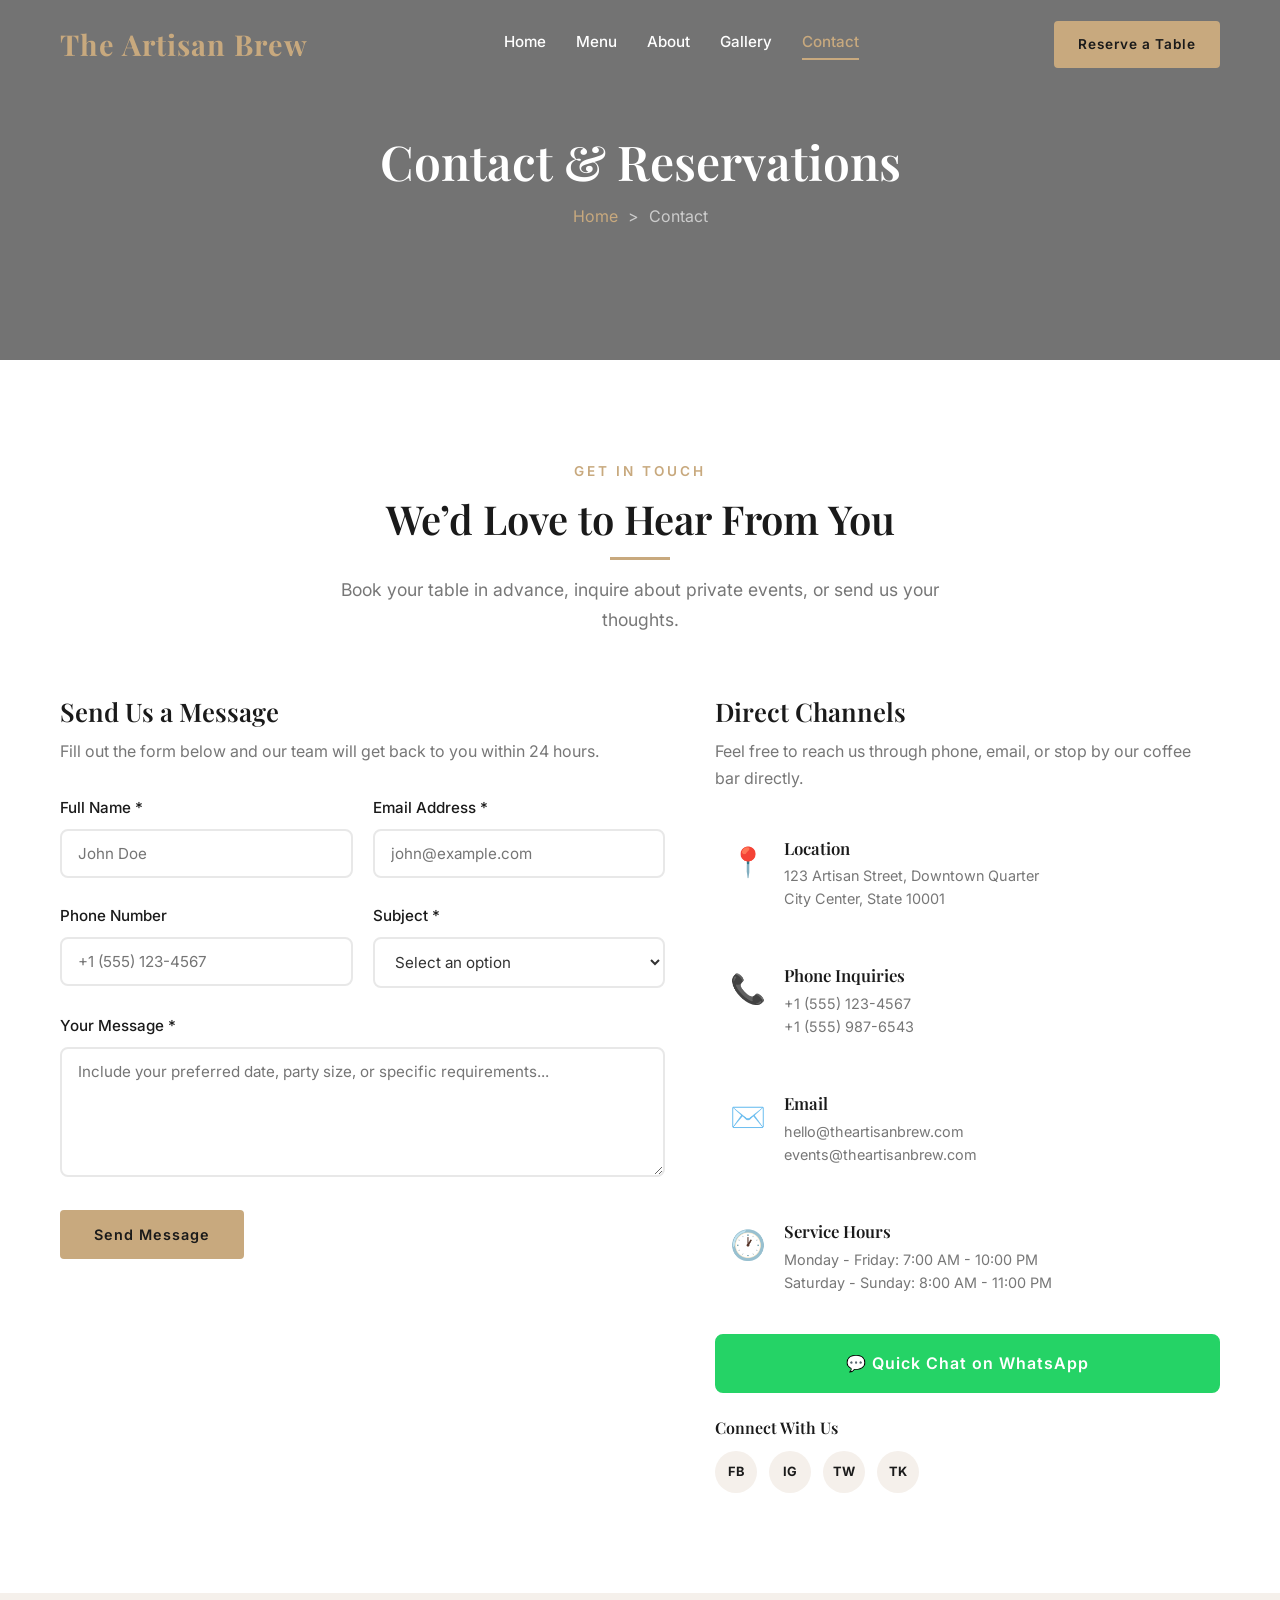
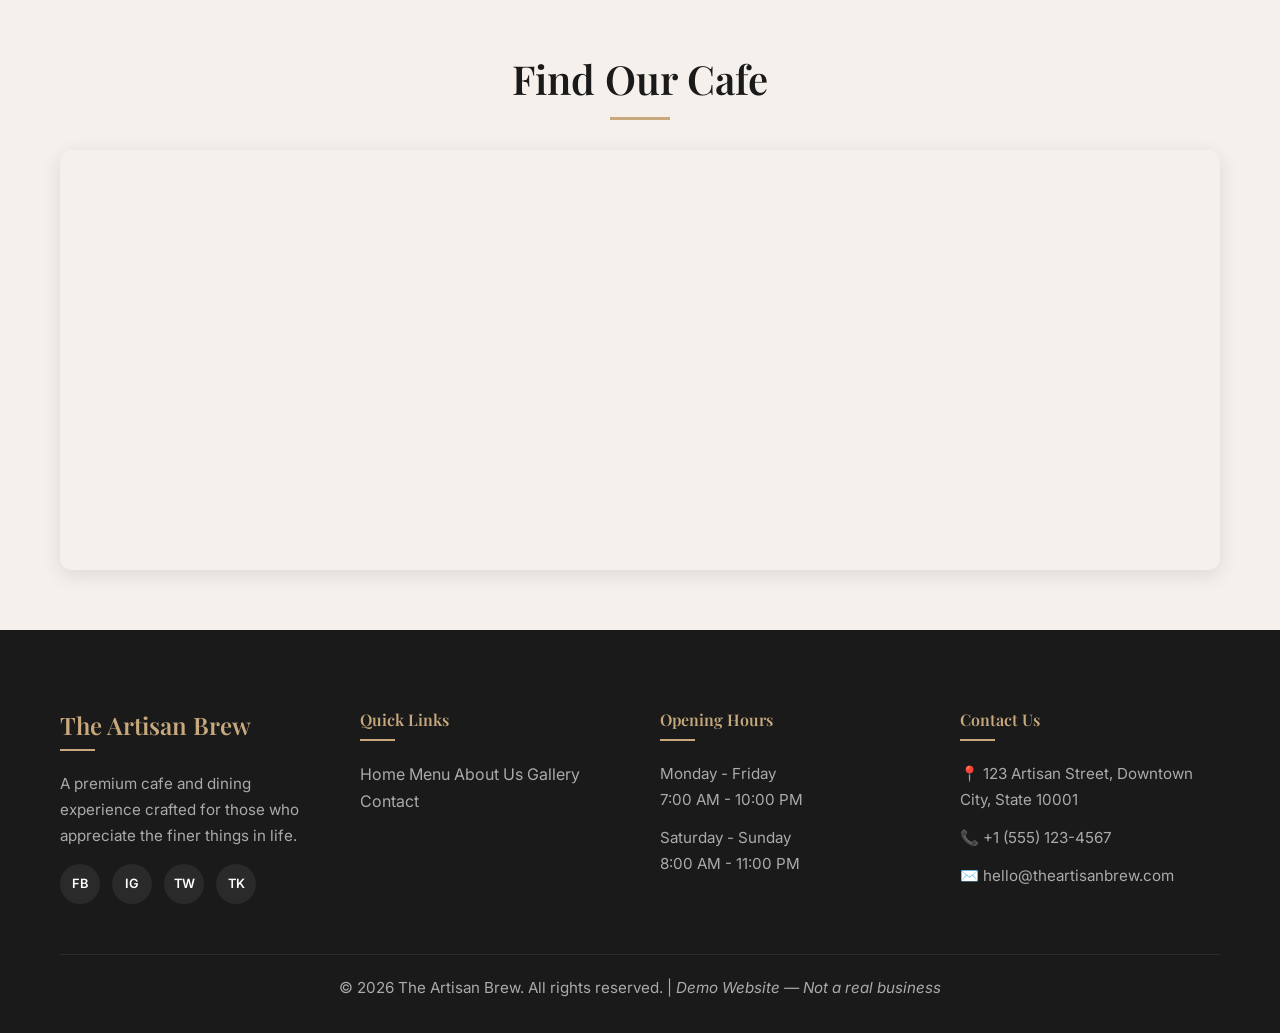
<file: contact.html>
<!DOCTYPE html>
<html lang="en">
<head>
    <meta charset="UTF-8">
    <meta name="viewport" content="width=device-width, initial-scale=1.0">
    <meta name="description" content="Get in touch with The Artisan Brew. Reserve a table, ask about catering, or find our opening hours and directions.">
    <title>Contact Us & Reservations | The Artisan Brew</title>
    
    <!-- Google Fonts -->
    <link rel="preconnect" href="https://fonts.googleapis.com">
    <link rel="preconnect" href="https://fonts.gstatic.com" crossorigin>
    <link href="https://fonts.googleapis.com/css2?family=Inter:wght@300;400;500;600&family=Playfair+Display:wght@400;600;700&display=swap" rel="stylesheet">
    
    <!-- Custom CSS -->
    <link rel="stylesheet" href="css/style.css">
</head>
<body>

    <!-- NAVBAR -->
    <nav class="navbar" id="navbar">
        <div class="container nav-container">
            <a href="index.html" class="nav-logo">The Artisan Brew</a>
            <div class="nav-menu" id="navMenu">
                <a href="index.html" class="nav-link">Home</a>
                <a href="menu.html" class="nav-link">Menu</a>
                <a href="about.html" class="nav-link">About</a>
                <a href="gallery.html" class="nav-link">Gallery</a>
                <a href="contact.html" class="nav-link active">Contact</a>
            </div>
            <a href="contact.html" class="nav-cta btn-primary">Reserve a Table</a>
            <div class="hamburger" id="hamburger" aria-label="Toggle navigation">
                <span></span><span></span><span></span>
            </div>
        </div>
    </nav>

    <!-- PAGE HEADER -->
    <header class="page-header" style="background-image: url('https://images.unsplash.com/photo-1521017432531-fbd92d768814?w=1920&q=80');">
        <div class="container header-content animate-on-scroll">
            <h1 class="page-title">Contact & Reservations</h1>
            <div class="breadcrumb">
                <a href="index.html">Home</a> <span class="separator">&gt;</span> <span class="current">Contact</span>
            </div>
        </div>
    </header>

    <main>
        <!-- CONTACT & RESERVATIONS SECTION -->
        <section class="section">
            <div class="container">
                <div class="section-header animate-on-scroll">
                    <p class="subtitle">GET IN TOUCH</p>
                    <h2 class="section-title">We’d Love to Hear From You</h2>
                    <p class="section-subtitle">Book your table in advance, inquire about private events, or send us your thoughts.</p>
                </div>

                <div class="contact-grid">
                    <!-- Contact Form -->
                    <div class="contact-form-wrapper animate-on-scroll">
                        <h3>Send Us a Message</h3>
                        <p>Fill out the form below and our team will get back to you within 24 hours.</p>
                        
                        <form class="contact-form" id="contactForm">
                            <div class="form-row">
                                <div class="form-group">
                                    <label for="name">Full Name *</label>
                                    <input type="text" id="name" name="name" placeholder="John Doe" required>
                                </div>
                                <div class="form-group">
                                    <label for="email">Email Address *</label>
                                    <input type="email" id="email" name="email" placeholder="john@example.com" required>
                                </div>
                            </div>
                            
                            <div class="form-row">
                                <div class="form-group">
                                    <label for="phone">Phone Number</label>
                                    <input type="tel" id="phone" name="phone" placeholder="+1 (555) 123-4567">
                                </div>
                                <div class="form-group">
                                    <label for="subject">Subject *</label>
                                    <select id="subject" name="subject" required>
                                        <option value="" disabled selected>Select an option</option>
                                        <option value="reservation">Table Reservation</option>
                                        <option value="private-events">Private Events & Catering</option>
                                        <option value="feedback">General Inquiries / Feedback</option>
                                        <option value="careers">Careers & Barista Auditions</option>
                                    </select>
                                </div>
                            </div>
                            
                            <div class="form-group">
                                <label for="message">Your Message *</label>
                                <textarea id="message" name="message" rows="5" placeholder="Include your preferred date, party size, or specific requirements..." required></textarea>
                            </div>
                            
                            <button type="submit" class="btn btn-primary" style="align-self: flex-start; width: auto;">Send Message</button>
                        </form>
                    </div>

                    <!-- Contact Info & Channels -->
                    <div class="contact-info-wrapper animate-on-scroll">
                        <h3>Direct Channels</h3>
                        <p>Feel free to reach us through phone, email, or stop by our coffee bar directly.</p>
                        
                        <div class="contact-info-card">
                            <div class="contact-info-icon">📍</div>
                            <div>
                                <h4>Location</h4>
                                <p>123 Artisan Street, Downtown Quarter<br>City Center, State 10001</p>
                            </div>
                        </div>
                        
                        <div class="contact-info-card">
                            <div class="contact-info-icon">📞</div>
                            <div>
                                <h4>Phone Inquiries</h4>
                                <p>+1 (555) 123-4567<br>+1 (555) 987-6543</p>
                            </div>
                        </div>
                        
                        <div class="contact-info-card">
                            <div class="contact-info-icon">✉️</div>
                            <div>
                                <h4>Email</h4>
                                <p>hello@theartisanbrew.com<br>events@theartisanbrew.com</p>
                            </div>
                        </div>
                        
                        <div class="contact-info-card">
                            <div class="contact-info-icon">🕐</div>
                            <div>
                                <h4>Service Hours</h4>
                                <p>Monday - Friday: 7:00 AM - 10:00 PM<br>Saturday - Sunday: 8:00 AM - 11:00 PM</p>
                            </div>
                        </div>
                        
                        <a href="https://wa.me/15551234567" class="btn btn-whatsapp" target="_blank" rel="noopener">
                            💬 Quick Chat on WhatsApp
                        </a>
                        
                        <div class="contact-social">
                            <h4>Connect With Us</h4>
                            <div class="social-links">
                                <a href="#" aria-label="Facebook" class="social-link">FB</a>
                                <a href="#" aria-label="Instagram" class="social-link">IG</a>
                                <a href="#" aria-label="Twitter" class="social-link">TW</a>
                                <a href="#" aria-label="TikTok" class="social-link">TK</a>
                            </div>
                        </div>
                    </div>
                </div>
            </div>
        </section>

        <!-- MAP SECTION -->
        <section class="map-section animate-on-scroll">
            <div class="container">
                <h2 class="section-title">Find Our Cafe</h2>
                <div class="map-container">
                    <iframe 
                        src="https://www.google.com/maps/embed?pb=!1m18!1m12!1m3!1d3022.9663095343008!2d-74.00425878428698!3d40.74076794379132!2m3!1f0!2f0!3f0!3m2!1i1024!2i768!4f13.1!3m3!1m2!1s0x89c259bf5c1654f3%3A0xc80f9cfce5383d5d!2sGoogle!5e0!3m2!1sen!2sus!4v1637186586000!5m2!1sen!2sus" 
                        width="100%" 
                        height="420" 
                        style="border:0;" 
                        allowfullscreen="" 
                        loading="lazy" 
                        referrerpolicy="no-referrer-when-downgrade"
                        title="The Artisan Brew Location">
                    </iframe>
                </div>
            </div>
        </section>
    </main>

    <!-- FOOTER -->
    <footer class="footer">
        <div class="container">
            <div class="footer-grid">
                <div class="footer-col">
                    <h3 class="footer-logo">The Artisan Brew</h3>
                    <p>A premium cafe and dining experience crafted for those who appreciate the finer things in life.</p>
                    <div class="footer-social">
                        <a href="#" aria-label="Facebook">FB</a>
                        <a href="#" aria-label="Instagram">IG</a>
                        <a href="#" aria-label="Twitter">TW</a>
                        <a href="#" aria-label="TikTok">TK</a>
                    </div>
                </div>
                <div class="footer-col">
                    <h4>Quick Links</h4>
                    <a href="index.html">Home</a>
                    <a href="menu.html">Menu</a>
                    <a href="about.html">About Us</a>
                    <a href="gallery.html">Gallery</a>
                    <a href="contact.html">Contact</a>
                </div>
                <div class="footer-col">
                    <h4>Opening Hours</h4>
                    <p>Monday - Friday<br>7:00 AM - 10:00 PM</p>
                    <p>Saturday - Sunday<br>8:00 AM - 11:00 PM</p>
                </div>
                <div class="footer-col">
                    <h4>Contact Us</h4>
                    <p>📍 123 Artisan Street, Downtown<br>City, State 10001</p>
                    <p>📞 +1 (555) 123-4567</p>
                    <p>✉️ hello@theartisanbrew.com</p>
                </div>
            </div>
            <div class="footer-bottom">
                <p>© 2026 The Artisan Brew. All rights reserved. | <em>Demo Website — Not a real business</em></p>
            </div>
        </div>
    </footer>

    <!-- BACK TO TOP BUTTON -->
    <button class="back-to-top" id="backToTop" aria-label="Back to top">↑</button>

    <!-- Custom JS -->
    <script src="js/main.js"></script>
</body>
</html>
</file>
<file: css/style.css>
@import url('https://fonts.googleapis.com/css2?family=Inter:wght@300;400;500;600;700&family=Playfair+Display:ital,wght@0,400;0,500;0,600;0,700;1,400;1,600&display=swap');

/* ===== RESET & BASE ===== */
:root {
  --primary: #C8A97E;
  --primary-dark: #B8956A;
  --dark: #1A1A1A;
  --dark-alt: #2A2A2A;
  --light: #F5F0EB;
  --white: #FFFFFF;
  --text: #333333;
  --text-light: #777777;
  --accent: #D4A574;
  --success: #25D366;
  --font-heading: 'Playfair Display', serif;
  --font-body: 'Inter', sans-serif;
  --section-padding: 100px;
  --container-max-width: 1200px;
  --transition-fast: 0.2s ease-in-out;
  --transition-normal: 0.3s ease-in-out;
  --transition-slow: 0.5s ease-in-out;
  --shadow-sm: 0 2px 10px rgba(0,0,0,0.05);
  --shadow-md: 0 5px 20px rgba(0,0,0,0.1);
  --shadow-lg: 0 10px 30px rgba(0,0,0,0.15);
}

*, *::before, *::after {
  margin: 0;
  padding: 0;
  box-sizing: border-box;
}

html {
  scroll-behavior: smooth;
  font-size: 16px;
}

body {
  font-family: var(--font-body);
  color: var(--text);
  background-color: var(--white);
  line-height: 1.7;
  overflow-x: hidden;
  -webkit-font-smoothing: antialiased;
}

body.menu-open {
  overflow: hidden;
}

img {
  max-width: 100%;
  display: block;
  height: auto;
}

a {
  text-decoration: none;
  color: inherit;
  transition: all var(--transition-normal);
}

ul { list-style: none; }

/* ===== LAYOUT ===== */
.container {
  max-width: var(--container-max-width);
  margin: 0 auto;
  padding: 0 20px;
}

.section {
  padding: var(--section-padding) 0;
}

/* ===== TYPOGRAPHY ===== */
h1, h2, h3, h4, h5, h6 {
  font-family: var(--font-heading);
  font-weight: 600;
  line-height: 1.3;
  color: var(--dark);
}

.section-header {
  text-align: center;
  margin-bottom: 60px;
}

.section-title {
  font-size: 2.5rem;
  color: var(--dark);
  position: relative;
  display: inline-block;
  padding-bottom: 15px;
  margin-bottom: 15px;
}

.section-title::after {
  content: '';
  position: absolute;
  bottom: 0;
  left: 50%;
  transform: translateX(-50%);
  width: 60px;
  height: 3px;
  background-color: var(--primary);
}

.section-subtitle, .section-desc {
  color: var(--text-light);
  font-size: 1.1rem;
  max-width: 600px;
  margin: 0 auto;
}

.subtitle {
  color: var(--primary);
  text-transform: uppercase;
  letter-spacing: 3px;
  font-size: 0.85rem;
  font-weight: 600;
  font-family: var(--font-body);
  margin-bottom: 10px;
}

.text-center { text-align: center; }
.text-gold { color: var(--primary); }
.text-white { color: var(--white) !important; }
.text-light { color: rgba(255,255,255,0.9) !important; }
.mb-1 { margin-bottom: 0.5rem; }
.mb-2 { margin-bottom: 1rem; }
.mb-3 { margin-bottom: 1.5rem; }
.mb-4 { margin-bottom: 2rem; }
.mb-5 { margin-bottom: 3rem; }
.mt-3 { margin-top: 1.5rem; }

/* ===== BUTTONS ===== */
.btn, .btn-primary, .btn-secondary, .btn-whatsapp {
  display: inline-block;
  padding: 14px 32px;
  border-radius: 4px;
  font-family: var(--font-body);
  font-weight: 600;
  letter-spacing: 1px;
  font-size: 0.9rem;
  cursor: pointer;
  border: 2px solid transparent;
  text-align: center;
  transition: all var(--transition-normal);
}

.btn-primary {
  background-color: var(--primary);
  color: var(--dark);
  border-color: var(--primary);
}

.btn-primary:hover {
  background-color: var(--primary-dark);
  border-color: var(--primary-dark);
  color: var(--white);
  transform: translateY(-2px);
  box-shadow: var(--shadow-md);
}

.btn-secondary, .btn-outline-light {
  background-color: transparent;
  border: 2px solid var(--primary);
  color: var(--primary);
}

.btn-secondary:hover, .btn-outline-light:hover {
  background-color: var(--primary);
  color: var(--dark);
  transform: translateY(-2px);
}

.btn-whatsapp {
  background-color: var(--success);
  color: var(--white);
  border-color: var(--success);
  display: block;
  text-align: center;
  margin-top: 25px;
  border-radius: 8px;
  font-size: 1rem;
}

.btn-whatsapp:hover {
  background-color: #20b858;
  transform: translateY(-2px);
  box-shadow: var(--shadow-md);
}

/* ===== NAVBAR ===== */
.navbar {
  position: fixed;
  top: 0;
  left: 0;
  width: 100%;
  padding: 20px 0;
  z-index: 1000;
  background-color: transparent;
  transition: all var(--transition-slow);
}

.navbar.scrolled {
  background-color: rgba(26,26,26,0.95);
  padding: 12px 0;
  box-shadow: 0 2px 20px rgba(0,0,0,0.3);
  backdrop-filter: blur(10px);
}

.nav-container {
  display: flex;
  justify-content: space-between;
  align-items: center;
}

.nav-logo {
  font-family: var(--font-heading);
  font-size: 1.8rem;
  font-weight: 700;
  color: var(--primary);
  letter-spacing: 1px;
}

/* Desktop nav links — .nav-menu on all pages */
.nav-menu {
  display: flex;
  gap: 30px;
  align-items: center;
}

.nav-link {
  color: var(--white);
  font-weight: 500;
  font-size: 0.95rem;
  position: relative;
  padding-bottom: 5px;
}

.nav-link::after {
  content: '';
  position: absolute;
  bottom: 0;
  left: 0;
  width: 0;
  height: 2px;
  background-color: var(--primary);
  transition: width var(--transition-normal);
}

.nav-link:hover::after,
.nav-link.active::after {
  width: 100%;
}

.nav-link:hover,
.nav-link.active {
  color: var(--primary);
}

.nav-cta {
  padding: 10px 22px;
  font-size: 0.85rem;
}

/* Hamburger */
.hamburger {
  display: none;
  cursor: pointer;
  z-index: 1002;
  flex-direction: column;
  gap: 5px;
}

.hamburger span {
  display: block;
  width: 25px;
  height: 3px;
  background-color: var(--white);
  transition: all var(--transition-normal);
  border-radius: 2px;
}

.hamburger.active span:nth-child(1) {
  transform: translateY(8px) rotate(45deg);
}

.hamburger.active span:nth-child(2) {
  opacity: 0;
}

.hamburger.active span:nth-child(3) {
  transform: translateY(-8px) rotate(-45deg);
}

/* Mobile Nav Overlay — dynamically created by JS */
.mobile-nav-overlay {
  position: fixed;
  top: 0;
  left: 0;
  width: 100%;
  height: 100vh;
  background-color: rgba(26,26,26,0.98);
  display: flex;
  flex-direction: column;
  justify-content: center;
  align-items: center;
  gap: 25px;
  z-index: 1001;
  opacity: 0;
  pointer-events: none;
  transition: opacity var(--transition-slow);
}

.mobile-nav-overlay.active {
  opacity: 1;
  pointer-events: all;
}

.mobile-nav-overlay a {
  color: var(--white);
  font-size: 1.5rem;
  font-family: var(--font-heading);
  font-weight: 500;
  transition: color var(--transition-normal);
}

.mobile-nav-overlay a:hover,
.mobile-nav-overlay a.active {
  color: var(--primary);
}

/* ===== HERO SECTION ===== */
.hero {
  height: 100vh;
  min-height: 600px;
  display: flex;
  align-items: center;
  justify-content: center;
  position: relative;
  overflow: hidden;
  background-size: cover;
  background-position: center;
  background-attachment: fixed;
}

.hero-overlay {
  position: absolute;
  top: 0;
  left: 0;
  width: 100%;
  height: 100%;
  background: linear-gradient(rgba(0,0,0,0.6), rgba(0,0,0,0.6));
  z-index: 1;
}

.hero-content {
  position: relative;
  z-index: 2;
  text-align: center;
  color: var(--white);
  max-width: 800px;
  padding: 0 20px;
}

.hero-tagline {
  font-family: var(--font-body);
  font-size: 1rem;
  letter-spacing: 5px;
  text-transform: uppercase;
  color: var(--primary);
  margin-bottom: 15px;
  font-weight: 500;
}

.hero-title {
  font-size: clamp(2.5rem, 5vw, 4.5rem);
  margin-bottom: 15px;
  color: var(--white);
  animation: fadeInUp 1s ease forwards;
}

.hero-subtitle {
  font-size: clamp(1.1rem, 2vw, 1.4rem);
  color: var(--primary);
  margin-bottom: 15px;
  font-family: var(--font-heading);
  font-style: italic;
}

.hero-description {
  font-size: 1.05rem;
  color: #ccc;
  margin-bottom: 35px;
  max-width: 600px;
  margin-left: auto;
  margin-right: auto;
  line-height: 1.8;
}

.hero-buttons {
  display: flex;
  gap: 20px;
  justify-content: center;
  flex-wrap: wrap;
}

/* ===== SPECIALTIES / FEATURED SECTION (index.html) ===== */
.specialties-grid {
  display: grid;
  grid-template-columns: repeat(3, 1fr);
  gap: 30px;
}

.specialty-card {
  background-color: var(--white);
  border-radius: 12px;
  overflow: hidden;
  box-shadow: var(--shadow-sm);
  transition: all var(--transition-normal);
  display: block;
}

.specialty-card:hover {
  transform: translateY(-10px);
  box-shadow: var(--shadow-lg);
}

.specialty-image {
  position: relative;
  height: 250px;
  overflow: hidden;
}

.specialty-image img {
  width: 100%;
  height: 100%;
  object-fit: cover;
  transition: transform var(--transition-slow);
}

.specialty-card:hover .specialty-image img {
  transform: scale(1.1);
}

.specialty-content {
  padding: 25px;
  text-align: center;
}

.specialty-content h3 {
  font-size: 1.4rem;
  margin-bottom: 10px;
}

.specialty-content p {
  color: var(--text-light);
  font-size: 0.95rem;
  margin-bottom: 15px;
  line-height: 1.6;
}

.specialty-price {
  color: var(--primary);
  font-family: var(--font-heading);
  font-weight: 700;
  font-size: 1.1rem;
}

/* ===== WHY CHOOSE US (index.html) ===== */
.why-choose-us {
  position: relative;
  background-size: cover;
  background-position: center;
  background-attachment: fixed;
}

.why-overlay {
  position: absolute;
  top: 0;
  left: 0;
  width: 100%;
  height: 100%;
  background: rgba(0,0,0,0.85);
}

.why-content {
  position: relative;
  z-index: 2;
}

.features-grid {
  display: grid;
  grid-template-columns: repeat(auto-fit, minmax(250px, 1fr));
  gap: 30px;
}

.feature-box {
  padding: 40px 30px;
  background: rgba(255,255,255,0.05);
  border: 1px solid rgba(255,255,255,0.1);
  border-radius: 12px;
  text-align: center;
  transition: all var(--transition-normal);
}

.feature-box:hover {
  background: rgba(200,169,126,0.1);
  border-color: var(--primary);
  transform: translateY(-5px);
}

.feature-icon {
  font-size: 3rem;
  margin-bottom: 20px;
  display: inline-block;
}

.feature-box h3 {
  font-size: 1.2rem;
  color: var(--white);
  margin-bottom: 15px;
}

.feature-box p {
  color: #aaa;
  font-size: 0.95rem;
  line-height: 1.7;
}

/* ===== TESTIMONIALS ===== */
.testimonials-grid {
  display: grid;
  grid-template-columns: repeat(auto-fit, minmax(300px, 1fr));
  gap: 30px;
}

.testimonial-card {
  background-color: var(--white);
  padding: 40px;
  border-radius: 12px;
  box-shadow: var(--shadow-sm);
  position: relative;
  border: 1px solid #f0f0f0;
  transition: all var(--transition-normal);
}

.testimonial-card:hover {
  box-shadow: var(--shadow-md);
  transform: translateY(-5px);
}

.testimonial-card::before {
  content: '\201C';
  font-family: var(--font-heading);
  font-size: 5rem;
  color: var(--light);
  position: absolute;
  top: 10px;
  left: 25px;
  line-height: 1;
}

.testimonial-quote {
  position: relative;
  z-index: 1;
  font-style: italic;
  margin-bottom: 25px;
  color: var(--text);
  font-size: 1rem;
  line-height: 1.8;
}

.testimonial-author h4 {
  font-size: 1.1rem;
  margin-bottom: 3px;
}

.testimonial-author p {
  font-size: 0.85rem;
  color: var(--primary);
  margin-bottom: 8px;
}

.stars {
  color: #FFD700;
  font-size: 1rem;
  letter-spacing: 2px;
}

/* ===== CTA SECTIONS ===== */
.cta {
  background: linear-gradient(135deg, var(--dark) 0%, var(--dark-alt) 100%);
}

.cta-section {
  background: linear-gradient(135deg, var(--dark) 0%, var(--dark-alt) 100%);
  background-size: cover;
  background-position: center;
  color: var(--white);
}

.cta-title {
  font-size: 2.5rem;
  color: var(--white);
  margin-bottom: 20px;
}

.cta-description, .cta-desc {
  color: #bbb;
  font-size: 1.1rem;
  max-width: 600px;
  margin: 0 auto 30px;
  line-height: 1.8;
}

.cta-buttons {
  display: flex;
  gap: 20px;
  justify-content: center;
  flex-wrap: wrap;
}

/* ===== PAGE HEADER (inner pages) ===== */
.page-header {
  height: 40vh;
  min-height: 300px;
  background-size: cover;
  background-position: center;
  position: relative;
  display: flex;
  flex-direction: column;
  align-items: center;
  justify-content: center;
  color: var(--white);
  text-align: center;
}

.page-header::before {
  content: '';
  position: absolute;
  top: 0;
  left: 0;
  width: 100%;
  height: 100%;
  background-color: rgba(0,0,0,0.55);
}

.page-header .container,
.page-header .header-content,
.page-header-content {
  position: relative;
  z-index: 2;
}

/* Redundant overlay in gallery — hide since ::before already covers it */
.header-overlay {
  position: absolute;
  top: 0;
  left: 0;
  width: 100%;
  height: 100%;
  background-color: rgba(0,0,0,0.55);
  z-index: 1;
}

.page-title {
  font-size: 3rem;
  margin-bottom: 10px;
  color: var(--white);
}

.breadcrumb {
  display: flex;
  gap: 10px;
  font-size: 1rem;
  justify-content: center;
  align-items: center;
}

.breadcrumb a {
  color: var(--primary);
}

.breadcrumb a:hover {
  text-decoration: underline;
}

.breadcrumb span,
.breadcrumb .separator {
  color: #ccc;
}

.breadcrumb .current {
  color: #ccc;
}

.breadcrumb i {
  font-size: 0.7rem;
  color: #ccc;
}

/* ===== MENU PAGE ===== */
.menu-filters {
  display: flex;
  justify-content: center;
  flex-wrap: wrap;
  gap: 10px;
  margin-bottom: 50px;
}

.menu-filter-btn, .filter-btn {
  background: transparent;
  border: 2px solid #e0e0e0;
  padding: 10px 24px;
  font-family: var(--font-body);
  font-weight: 600;
  font-size: 0.9rem;
  color: var(--text-light);
  cursor: pointer;
  transition: all var(--transition-normal);
  border-radius: 30px;
}

.menu-filter-btn:hover, .filter-btn:hover,
.menu-filter-btn.active, .filter-btn.active {
  color: var(--white);
  background-color: var(--primary);
  border-color: var(--primary);
}

.menu-grid {
  display: grid;
  grid-template-columns: repeat(2, 1fr);
  gap: 30px;
}

.menu-item {
  display: flex;
  gap: 20px;
  padding: 20px;
  border-radius: 12px;
  background: var(--white);
  box-shadow: var(--shadow-sm);
  transition: all var(--transition-normal);
  align-items: center;
}

.menu-item:hover {
  box-shadow: var(--shadow-md);
  transform: translateY(-3px);
}

.menu-item.hidden {
  opacity: 0;
  transform: scale(0.8);
  pointer-events: none;
  position: absolute;
  visibility: hidden;
}

.menu-item-image {
  width: 100px;
  height: 100px;
  border-radius: 50%;
  overflow: hidden;
  flex-shrink: 0;
}

.menu-item-image img {
  width: 100%;
  height: 100%;
  object-fit: cover;
}

.menu-item-content {
  flex: 1;
}

.menu-item-name {
  font-size: 1.15rem;
  margin-bottom: 5px;
}

.menu-item-desc {
  color: var(--text-light);
  font-size: 0.9rem;
  margin-bottom: 8px;
  line-height: 1.5;
}

.menu-item-price {
  font-family: var(--font-heading);
  font-size: 1.2rem;
  color: var(--primary);
  font-weight: 700;
}

/* ===== ABOUT PAGE ===== */
.two-col-layout {
  display: flex;
  align-items: center;
  gap: 60px;
}

.two-col-layout.reverse {
  flex-direction: row-reverse;
}

.col-image {
  flex: 1;
}

.col-text {
  flex: 1;
}

.col-text h2 {
  margin-bottom: 20px;
}

.col-text p {
  color: var(--text-light);
  margin-bottom: 18px;
  line-height: 1.8;
}

.rounded-shadow {
  border-radius: 12px;
  box-shadow: var(--shadow-lg);
  width: 100%;
  object-fit: cover;
}

/* Values List */
.values-list {
  margin-top: 25px;
}

.values-list li {
  display: flex;
  gap: 15px;
  align-items: flex-start;
  margin-bottom: 20px;
}

.value-icon {
  font-size: 1.5rem;
  flex-shrink: 0;
  margin-top: 2px;
}

.value-content h5 {
  font-size: 1.05rem;
  margin-bottom: 4px;
}

.value-content p {
  font-size: 0.9rem;
  margin-bottom: 0;
}

/* Stats Section */
.dark-bg {
  background-color: var(--dark);
  color: var(--white);
}

.light-bg {
  background-color: var(--light);
}

.stats-grid {
  display: grid;
  grid-template-columns: repeat(4, 1fr);
  gap: 30px;
  text-align: center;
}

.stat-item {
  padding: 30px 20px;
}

.stat-number {
  font-size: 3rem;
  color: var(--primary);
  margin-bottom: 10px;
}

.stat-text {
  color: #aaa;
  font-size: 0.95rem;
  text-transform: uppercase;
  letter-spacing: 1px;
}

/* Timeline */
.timeline {
  max-width: 700px;
  margin: 0 auto;
  position: relative;
  padding-left: 40px;
}

.timeline::before {
  content: '';
  position: absolute;
  left: 12px;
  top: 0;
  bottom: 0;
  width: 2px;
  background-color: var(--primary);
}

.timeline-item {
  position: relative;
  margin-bottom: 40px;
  padding-left: 20px;
}

.timeline-dot {
  position: absolute;
  left: -33px;
  top: 5px;
  width: 14px;
  height: 14px;
  border-radius: 50%;
  background-color: var(--primary);
  border: 3px solid var(--light);
}

.timeline-content h3 {
  font-size: 1.2rem;
  margin-bottom: 8px;
  color: var(--dark);
}

.timeline-content p {
  color: var(--text-light);
  font-size: 0.95rem;
}

/* ===== GALLERY ===== */
.gallery-filter-container {
  text-align: center;
  margin-bottom: 40px;
}

.gallery-filter {
  display: flex;
  justify-content: center;
  flex-wrap: wrap;
  gap: 10px;
}

.gallery-filter-btn {
  background: transparent;
  border: 2px solid #e0e0e0;
  padding: 10px 24px;
  font-family: var(--font-body);
  font-weight: 600;
  font-size: 0.9rem;
  color: var(--text-light);
  cursor: pointer;
  transition: all var(--transition-normal);
  border-radius: 30px;
}

.gallery-filter-btn:hover,
.gallery-filter-btn.active {
  color: var(--white);
  background-color: var(--primary);
  border-color: var(--primary);
}

.gallery-grid {
  display: grid;
  grid-template-columns: repeat(auto-fill, minmax(300px, 1fr));
  gap: 20px;
}

.gallery-item {
  position: relative;
  overflow: hidden;
  border-radius: 12px;
  cursor: pointer;
  aspect-ratio: 4/3;
  transition: all var(--transition-normal);
}

.gallery-item.hidden {
  opacity: 0;
  transform: scale(0.8);
  pointer-events: none;
  position: absolute;
  visibility: hidden;
}

.gallery-item img {
  width: 100%;
  height: 100%;
  object-fit: cover;
  transition: transform var(--transition-slow);
}

.gallery-overlay {
  position: absolute;
  top: 0;
  left: 0;
  width: 100%;
  height: 100%;
  background-color: rgba(200,169,126,0.85);
  display: flex;
  flex-direction: column;
  align-items: center;
  justify-content: center;
  opacity: 0;
  transition: opacity var(--transition-normal);
}

.gallery-icon {
  font-size: 2rem;
  margin-bottom: 10px;
  transform: translateY(20px);
  transition: transform var(--transition-normal);
}

.gallery-caption {
  color: var(--white);
  font-weight: 600;
  font-size: 1rem;
  transform: translateY(20px);
  transition: transform var(--transition-normal);
}

.gallery-item:hover img {
  transform: scale(1.1);
}

.gallery-item:hover .gallery-overlay {
  opacity: 1;
}

.gallery-item:hover .gallery-icon,
.gallery-item:hover .gallery-caption {
  transform: translateY(0);
}

/* Lightbox */
.lightbox {
  position: fixed;
  top: 0;
  left: 0;
  width: 100%;
  height: 100%;
  background-color: rgba(0,0,0,0.92);
  display: flex;
  align-items: center;
  justify-content: center;
  z-index: 2000;
  opacity: 0;
  pointer-events: none;
  transition: opacity var(--transition-normal);
}

.lightbox.active {
  opacity: 1;
  pointer-events: all;
}

.lightbox-image, .lightbox-img {
  max-width: 90%;
  max-height: 90%;
  border-radius: 8px;
  box-shadow: 0 0 50px rgba(0,0,0,0.5);
  transform: scale(0.9);
  transition: transform var(--transition-normal);
}

.lightbox.active .lightbox-image,
.lightbox.active .lightbox-img {
  transform: scale(1);
}

.lightbox-close {
  position: absolute;
  top: 25px;
  right: 35px;
  color: var(--white);
  font-size: 2.5rem;
  cursor: pointer;
  background: none;
  border: none;
  line-height: 1;
  z-index: 2001;
  transition: color var(--transition-normal);
}

.lightbox-close:hover {
  color: var(--primary);
}

/* ===== CONTACT PAGE ===== */
.contact-grid {
  display: grid;
  grid-template-columns: 1.2fr 1fr;
  gap: 50px;
  align-items: flex-start;
}

.contact-form-wrapper h3,
.contact-info-wrapper h3 {
  font-size: 1.6rem;
  margin-bottom: 10px;
}

.contact-form-wrapper > p,
.contact-info-wrapper > p {
  color: var(--text-light);
  margin-bottom: 30px;
}

.contact-form {
  display: flex;
  flex-direction: column;
  gap: 5px;
}

.form-row {
  display: grid;
  grid-template-columns: 1fr 1fr;
  gap: 20px;
}

.form-group {
  margin-bottom: 20px;
}

.form-group label {
  display: block;
  margin-bottom: 8px;
  font-weight: 500;
  color: var(--dark);
  font-size: 0.95rem;
}

.form-group input,
.form-group select,
.form-group textarea {
  width: 100%;
  padding: 13px 16px;
  border: 2px solid #e8e8e8;
  border-radius: 8px;
  font-family: var(--font-body);
  font-size: 0.95rem;
  transition: all var(--transition-normal);
  background: var(--white);
  color: var(--text);
}

.form-group input:focus,
.form-group select:focus,
.form-group textarea:focus {
  outline: none;
  border-color: var(--primary);
  box-shadow: 0 0 0 4px rgba(200,169,126,0.15);
}

.form-group textarea {
  min-height: 130px;
  resize: vertical;
}

.contact-info-card {
  display: flex;
  align-items: flex-start;
  gap: 18px;
  margin-bottom: 25px;
  padding: 15px;
  border-radius: 8px;
  transition: background var(--transition-normal);
}

.contact-info-card:hover {
  background: var(--light);
}

.contact-info-icon {
  font-size: 1.8rem;
  flex-shrink: 0;
}

.contact-info-card h4 {
  font-size: 1.05rem;
  margin-bottom: 5px;
}

.contact-info-card p {
  color: var(--text-light);
  font-size: 0.9rem;
  margin: 0;
  line-height: 1.6;
}

.contact-social {
  margin-top: 25px;
}

.contact-social h4 {
  margin-bottom: 12px;
}

.social-links {
  display: flex;
  gap: 12px;
}

.social-links a, .social-link {
  display: flex;
  align-items: center;
  justify-content: center;
  width: 42px;
  height: 42px;
  border-radius: 50%;
  background-color: var(--light);
  color: var(--dark);
  font-weight: 700;
  font-size: 0.8rem;
  transition: all var(--transition-normal);
}

.social-links a:hover, .social-link:hover {
  background-color: var(--primary);
  color: var(--white);
  transform: translateY(-3px);
}

/* Map Section */
.map-section {
  padding: 60px 0;
  background: var(--light);
}

.map-section .section-title {
  text-align: center;
  display: block;
  margin-bottom: 30px;
}

.map-section .section-title::after {
  left: 50%;
  transform: translateX(-50%);
}

.map-container {
  border-radius: 12px;
  overflow: hidden;
  max-width: 1200px;
  margin: 0 auto;
  box-shadow: var(--shadow-md);
}

.map-container iframe {
  display: block;
}

/* ===== FOOTER ===== */
.footer {
  background-color: var(--dark);
  color: var(--white);
  padding: 80px 0 0;
}

/* Support different footer grid class names across pages */
.footer-grid,
.footer-content,
.footer-container {
  display: grid;
  grid-template-columns: repeat(auto-fit, minmax(220px, 1fr));
  gap: 40px;
  margin-bottom: 50px;
}

.footer-col,
.footer-brand,
.footer-about,
.footer-contact,
.footer-hours {
  color: #aaa;
}

.footer h3, .footer h4 {
  color: var(--primary);
  font-family: var(--font-heading);
  margin-bottom: 20px;
  position: relative;
  padding-bottom: 10px;
}

.footer h3::after, .footer h4::after {
  content: '';
  position: absolute;
  left: 0;
  bottom: 0;
  width: 35px;
  height: 2px;
  background-color: var(--primary);
}

.footer-logo {
  font-size: 1.5rem;
}

.footer p {
  color: #aaa;
  margin-bottom: 12px;
  line-height: 1.7;
  font-size: 0.95rem;
}

.footer ul {
  list-style: none;
}

.footer ul li {
  margin-bottom: 10px;
}

.footer ul li a,
.footer-links a {
  color: #aaa;
  transition: all var(--transition-normal);
  font-size: 0.95rem;
}

.footer ul li a:hover,
.footer-links a:hover {
  color: var(--primary);
  padding-left: 5px;
}

.footer-social {
  display: flex;
  gap: 12px;
  margin-top: 15px;
}

.footer-social a {
  display: flex;
  align-items: center;
  justify-content: center;
  width: 40px;
  height: 40px;
  border-radius: 50%;
  background-color: var(--dark-alt);
  color: var(--white);
  font-weight: 600;
  font-size: 0.8rem;
  transition: all var(--transition-normal);
}

.footer-social a:hover {
  background-color: var(--primary);
  transform: translateY(-3px);
}

.footer .social-links {
  margin-top: 15px;
}

.footer .social-links a {
  background-color: var(--dark-alt);
  color: var(--white);
}

.footer .social-links a:hover {
  background-color: var(--primary);
}

.footer-bottom {
  text-align: center;
  padding: 20px 0;
  border-top: 1px solid rgba(255,255,255,0.08);
  color: #666;
  font-size: 0.9rem;
}

/* Newsletter form in contact footer */
.newsletter-form {
  display: flex;
  gap: 8px;
  margin-top: 10px;
}

.newsletter-form input {
  flex: 1;
  padding: 10px 14px;
  border: 1px solid rgba(255,255,255,0.15);
  border-radius: 6px;
  background: rgba(255,255,255,0.05);
  color: var(--white);
  font-family: var(--font-body);
  font-size: 0.9rem;
}

.newsletter-form input::placeholder {
  color: #888;
}

.newsletter-form .btn-primary {
  padding: 10px 18px;
  font-size: 0.8rem;
}

/* Hours list in about footer */
.hours-list li {
  color: #aaa;
  font-size: 0.95rem;
  margin-bottom: 8px;
}

.hours-list span {
  color: var(--primary);
  font-weight: 600;
}

/* Contact info in about footer */
.contact-info li {
  color: #aaa;
  display: flex;
  align-items: center;
  gap: 10px;
  margin-bottom: 10px;
}

.contact-info i {
  color: var(--primary);
}

/* ===== ANIMATIONS ===== */
@keyframes fadeInUp {
  from {
    opacity: 0;
    transform: translateY(30px);
  }
  to {
    opacity: 1;
    transform: translateY(0);
  }
}

/* Scroll-triggered animations */
.animate-on-scroll {
  opacity: 0;
  transform: translateY(30px);
  transition: opacity 0.8s ease-out, transform 0.8s ease-out;
}

.animate-on-scroll.is-visible {
  opacity: 1;
  transform: translateY(0);
}

/* About page animation classes */
.fade-in, .fade-in-up {
  opacity: 0;
  transform: translateY(30px);
  transition: opacity 0.8s ease-out, transform 0.8s ease-out;
}

.fade-in-left {
  opacity: 0;
  transform: translateX(-30px);
  transition: opacity 0.8s ease-out, transform 0.8s ease-out;
}

.fade-in-right {
  opacity: 0;
  transform: translateX(30px);
  transition: opacity 0.8s ease-out, transform 0.8s ease-out;
}

.fade-in.is-visible, .fade-in-up.is-visible,
.fade-in-left.is-visible, .fade-in-right.is-visible {
  opacity: 1;
  transform: translate(0);
}

/* Stagger delays */
.stagger-1 { transition-delay: 0.1s; }
.stagger-2 { transition-delay: 0.2s; }
.stagger-3 { transition-delay: 0.3s; }
.stagger-4 { transition-delay: 0.4s; }
.delay-1 { transition-delay: 0.1s; }
.delay-2 { transition-delay: 0.2s; }
.delay-3 { transition-delay: 0.3s; }

/* Back to Top */
.back-to-top {
  position: fixed;
  bottom: 30px;
  right: 30px;
  width: 48px;
  height: 48px;
  background-color: var(--primary);
  color: var(--white);
  border-radius: 50%;
  display: flex;
  align-items: center;
  justify-content: center;
  font-size: 1.2rem;
  cursor: pointer;
  z-index: 900;
  opacity: 0;
  visibility: hidden;
  transition: all var(--transition-normal);
  border: none;
  text-decoration: none;
  box-shadow: var(--shadow-md);
}

.back-to-top.active {
  opacity: 1;
  visibility: visible;
}

.back-to-top:hover {
  background-color: var(--primary-dark);
  transform: translateY(-3px);
}

.back-to-top svg {
  width: 20px;
  height: 20px;
}

/* ===== RESPONSIVE ===== */

/* Tablet */
@media (max-width: 992px) {
  :root { --section-padding: 80px; }

  .specialties-grid {
    grid-template-columns: repeat(2, 1fr);
  }

  .menu-grid {
    grid-template-columns: 1fr;
  }

  .contact-grid {
    grid-template-columns: 1fr;
  }

  .two-col-layout,
  .two-col-layout.reverse {
    flex-direction: column;
  }

  .stats-grid {
    grid-template-columns: repeat(2, 1fr);
  }

  .hero-title {
    font-size: 3.5rem;
  }

  .nav-cta {
    display: none;
  }
}

/* Mobile */
@media (max-width: 768px) {
  :root { --section-padding: 60px; }

  .nav-menu {
    display: none;
  }

  .hamburger {
    display: flex;
  }

  .nav-cta {
    display: none;
  }

  .specialties-grid,
  .features-grid,
  .testimonials-grid,
  .gallery-grid {
    grid-template-columns: 1fr;
  }

  .hero-title { font-size: 2.5rem; }

  .hero-buttons {
    flex-direction: column;
    align-items: center;
  }

  .hero-buttons .btn,
  .hero-buttons .btn-primary,
  .hero-buttons .btn-secondary {
    width: 100%;
    max-width: 300px;
  }

  .cta-buttons {
    flex-direction: column;
    align-items: center;
  }

  .cta-buttons .btn,
  .cta-buttons .btn-primary,
  .cta-buttons .btn-secondary,
  .cta-buttons .btn-outline-light {
    width: 100%;
    max-width: 300px;
  }

  .section-title {
    font-size: 2rem;
  }

  .cta-title {
    font-size: 2rem;
  }

  .page-title {
    font-size: 2.2rem;
  }

  .form-row {
    grid-template-columns: 1fr;
    gap: 0;
  }

  .footer-grid,
  .footer-content,
  .footer-container {
    grid-template-columns: 1fr;
    text-align: center;
  }

  .footer h3::after, .footer h4::after {
    left: 50%;
    transform: translateX(-50%);
  }

  .footer-social,
  .footer .social-links {
    justify-content: center;
  }

  .newsletter-form {
    flex-direction: column;
  }

  .stats-grid {
    grid-template-columns: repeat(2, 1fr);
  }

  .gallery-grid {
    grid-template-columns: repeat(2, 1fr);
  }

  .hero {
    background-attachment: scroll;
  }

  .why-choose-us {
    background-attachment: scroll;
  }
}

/* Small Mobile */
@media (max-width: 480px) {
  .hero-title { font-size: 2rem; }

  .menu-item {
    flex-direction: column;
    align-items: center;
    text-align: center;
  }

  .gallery-grid {
    grid-template-columns: 1fr;
  }

  .stats-grid {
    grid-template-columns: 1fr;
  }

  .stat-number {
    font-size: 2.2rem;
  }

  .contact-form-wrapper,
  .contact-info-wrapper {
    padding: 0;
  }
}

/* Accessibility */
.visually-hidden {
  position: absolute !important;
  width: 1px !important;
  height: 1px !important;
  padding: 0 !important;
  margin: -1px !important;
  overflow: hidden !important;
  clip: rect(0,0,0,0) !important;
  white-space: nowrap !important;
  border: 0 !important;
}
</file>
